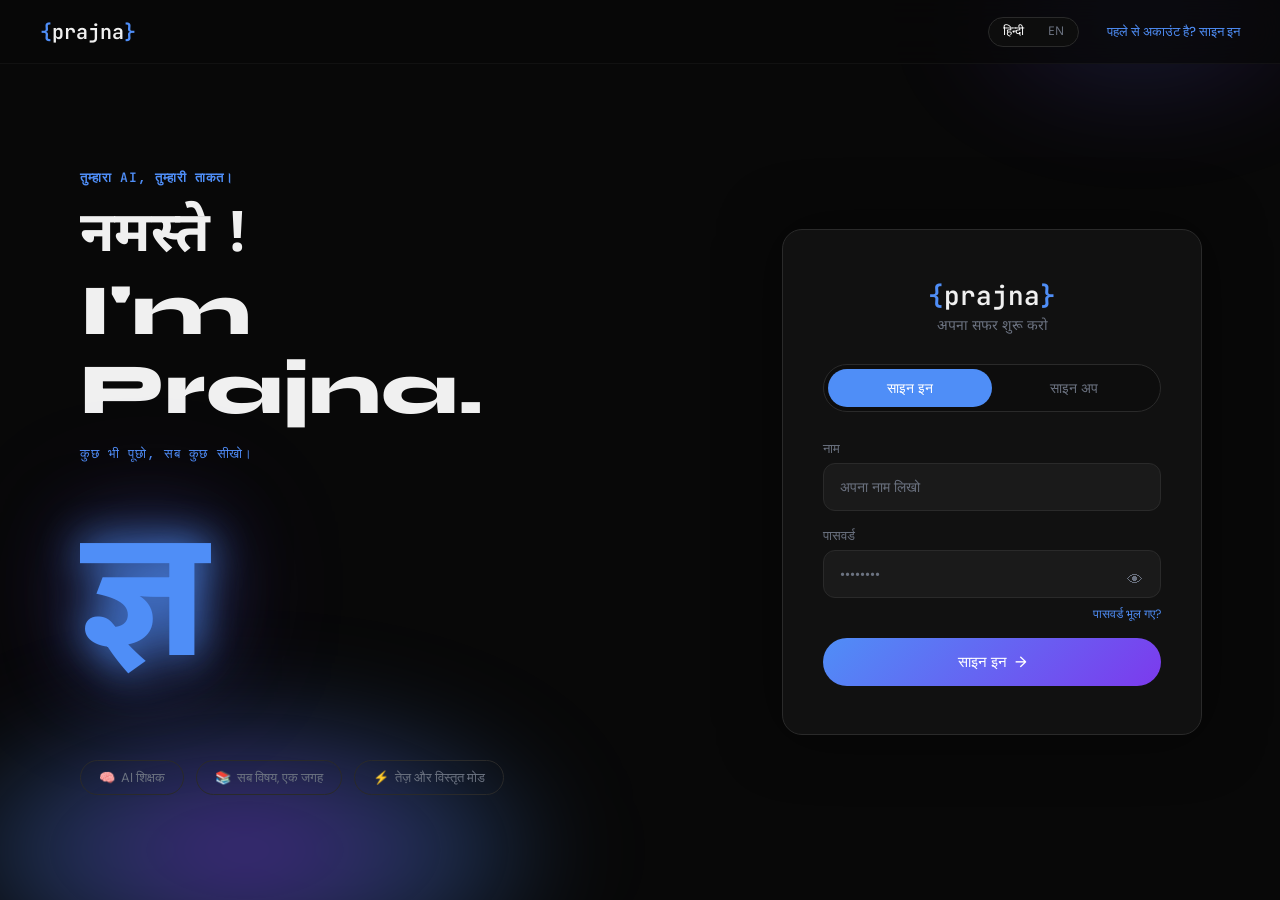
<file: frontend/index.html>
<!DOCTYPE html>
<html lang="en">
<head>
  <meta charset="UTF-8">
  <meta name="viewport" content="width=device-width, initial-scale=1.0">
  <meta name="description" content="Prajna — AI-powered Hindi tutor. Chat, learn, and master Hindi with fast and deep learning modes.">
  <title>Prajna — Chat</title>
  <link rel="stylesheet" href="css/style.css">
  <link rel="icon" href="data:image/svg+xml,<svg xmlns='http://www.w3.org/2000/svg' viewBox='0 0 100 100'><text y='.9em' font-size='90'>ज्ञ</text></svg>">
</head>
<body>
  <!-- Glow Blobs -->
  <div class="glow-blob"></div>
  <div class="glow-blob-top"></div>

  <!-- Sidebar -->
  <aside class="sidebar" id="sidebar">
    <div class="sidebar-header">
      <span class="nav-logo">
        <span class="brace">{</span><span class="name">prajna</span><span class="brace">}</span>
      </span>
      <button class="sidebar-close" id="sidebarClose" title="Close">✕</button>
    </div>

    <!-- User Info -->
    <div class="sidebar-section">
      <div class="sidebar-user" id="sidebarUser">
        <div class="nav-avatar" id="sidebarAvatar">U</div>
        <div>
          <div class="sidebar-name" id="sidebarName">User</div>
          <div class="sidebar-streak" id="sidebarStreak">🔥 0 Days</div>
        </div>
      </div>
    </div>

    <!-- Sidebar Tabs -->
    <div class="sidebar-tabs">
      <button class="stab stab--active" id="stabChats" onclick="switchSidebarTab('chats')" data-en="💬 Chats" data-hi="💬 चैट">💬 Chats</button>
      <button class="stab" id="stabStats" onclick="switchSidebarTab('stats')" data-en="📊 Stats" data-hi="📊 आंकड़े">📊 Stats</button>
    </div>

    <!-- ── Chats Tab ── -->
    <div id="tabChats">
      <div class="new-chat-wrap">
        <button class="new-chat-btn" id="newChatBtn" onclick="createNewChat()" data-en="＋ New Chat" data-hi="＋ नई चैट">＋ New Chat</button>
      </div>
      <div id="conversationList" class="convo-list"></div>
    </div>

    <!-- ── Stats Tab ── -->
    <div id="tabStats" style="display:none;">
      <div class="sidebar-label" data-en="🏅 Badges" data-hi="🏅 बैज">🏅 Badges</div>
      <div class="badges-list" id="badgesList"></div>
    </div>

    <!-- Progress -->
    <div class="sidebar-section">
      <div class="sidebar-label" data-en="📊 Progress" data-hi="📊 प्रगति">📊 Progress</div>
      <div class="progress-stats" id="progressStats">
        <div class="stat-item stat-mastered">
          <span class="stat-num" id="statMastered">0</span>
          <span class="stat-label" data-en="Mastered" data-hi="पारंगत">Mastered</span>
        </div>
        <div class="stat-item stat-learning">
          <span class="stat-num" id="statLearning">0</span>
          <span class="stat-label" data-en="Learning" data-hi="सीख रहे">Learning</span>
        </div>
        <div class="stat-item stat-struggling">
          <span class="stat-num" id="statStruggling">0</span>
          <span class="stat-label" data-en="Struggling" data-hi="कठिन">Struggling</span>
        </div>
      </div>
    </div>

    <!-- Calendar -->
    <div class="sidebar-section">
      <div class="sidebar-label" data-en="📅 Learning Calendar" data-hi="📅 कैलेंडर">📅 Learning Calendar</div>
      <div class="mini-calendar" id="miniCalendar"></div>
      <div class="cal-legend">
        <span><span class="cal-dot cal-dot--active"></span> <span data-en="Active" data-hi="सक्रिय">Active</span></span>
        <span><span class="cal-dot cal-dot--today"></span> <span data-en="Today" data-hi="आज">Today</span></span>
        <span><span class="cal-dot cal-dot--none"></span> <span data-en="None" data-hi="कोई नहीं">None</span></span>
      </div>
    </div>
    </div><!-- /tabStats -->

    <!-- Language Toggle -->
    <div class="sidebar-section">
      <div class="sidebar-label" data-en="🌐 Language" data-hi="🌐 भाषा">🌐 Language / भाषा</div>
      <div class="lang-toggle" id="langToggle">
        <button class="lang-btn active" data-lang="Hindi" onclick="setLanguage('Hindi')">हिन्दी</button>
        <button class="lang-btn" data-lang="English" onclick="setLanguage('English')">English</button>
        <div class="lang-slider" id="langSlider"></div>
      </div>
    </div>

    <!-- Logout -->
    <div class="sidebar-bottom">
      <button class="logout-btn" onclick="logout()">
        <span data-en="🚪 Logout" data-hi="🚪 लॉगआउट">🚪 Logout</span>
      </button>
    </div>
  </aside>

  <!-- Sidebar Overlay -->
  <div class="sidebar-overlay" id="sidebarOverlay"></div>

  <!-- Navbar -->
  <nav class="navbar" id="navbar">
    <div class="nav-left">
      <button class="hamburger" id="hamburgerBtn" title="Menu">
        <span></span><span></span><span></span>
      </button>
      <a href="index.html" class="nav-logo">
        <span class="brace">{</span><span class="name">prajna</span><span class="brace">}</span>
      </a>
    </div>
    <div class="nav-right">
      <a href="#chat-zone" class="nav-link" data-en="Chat" data-hi="चैट">Chat</a>
      <a href="#" class="nav-link" data-en="About" data-hi="जानकारी">About</a>
      <div class="nav-lang" id="navLangToggle">
        <button class="lang-btn active" data-lang="Hindi" onclick="setLanguage('Hindi')">हिन्दी</button>
        <button class="lang-btn" data-lang="English" onclick="setLanguage('English')">EN</button>
        <div class="lang-slider" id="navLangSlider"></div>
      </div>
      <div class="nav-avatar" id="navAvatar" onclick="toggleSidebar()">KJ</div>
    </div>
  </nav>

  <!-- Main -->
  <main class="chat-page" id="chatPage">

    <!-- ZONE 1 — HERO -->
    <section class="hero-zone" id="heroZone">
      <div class="hero-zone-left">
        <p class="hero-label fade-up" data-en="your AI, your edge." data-hi="तुम्हारा AI, तुम्हारी ताकत।">your AI, your edge.</p>

        <div class="hero-heading fade-up">
          <div class="line-hindi">नमस्ते !</div>
          <div class="line-eng">I'm Prajna.</div>
        </div>

        <p class="hero-tagline fade-up" data-en="Ask anything. Learn everything." data-hi="कुछ भी पूछो, सब कुछ सीखो।">Ask anything. Learn everything.</p>

        <div class="cta-row fade-up">
          <a href="#chat-zone" class="cta-primary" data-en="Start Learning" data-hi="सीखना शुरू करो">Start Learning</a>
          <button class="cta-icon" title="Prajna">प्र</button>
          <a href="https://github.com" target="_blank" class="cta-icon" title="GitHub">
            <svg viewBox="0 0 24 24"><path d="M12 .3a12 12 0 0 0-3.8 23.38c.6.11.82-.26.82-.58v-2.16c-3.34.73-4.04-1.61-4.04-1.61a3.18 3.18 0 0 0-1.33-1.76c-1.09-.74.08-.73.08-.73a2.52 2.52 0 0 1 1.84 1.24 2.56 2.56 0 0 0 3.5 1 2.56 2.56 0 0 1 .76-1.6c-2.67-.3-5.47-1.33-5.47-5.93a4.64 4.64 0 0 1 1.24-3.22 4.3 4.3 0 0 1 .12-3.18s1-.32 3.3 1.23a11.4 11.4 0 0 1 6.01 0c2.3-1.55 3.3-1.23 3.3-1.23a4.3 4.3 0 0 1 .11 3.18 4.64 4.64 0 0 1 1.24 3.22c0 4.61-2.8 5.63-5.48 5.92a2.87 2.87 0 0 1 .82 2.23v3.29c0 .32.21.7.82.58A12 12 0 0 0 12 .3z"/></svg>
          </a>
        </div>
      </div>

      <div class="hero-zone-right">
        <div class="hero-glyph hero-glyph--chat fade-up" aria-hidden="true">ज्ञ</div>
      </div>
    </section>

    <!-- ZONE 2 — CHAT MESSAGES -->
    <section class="chat-zone" id="chat-zone">
      <div class="chat-messages" id="chatMessages">
        <!-- Welcome message from Prajna -->
        <div class="msg msg--bot">
          <div class="msg-avatar">प्र</div>
          <div>
            <div class="msg-bubble"
              data-en="Namaste! 🙏 I'm Prajna, your AI tutor. Ask me anything about Hindi — grammar, vocabulary, pronunciation, or just practise a conversation!"
              data-hi="नमस्ते! 🙏 मैं प्रज्ञा हूँ, आपका AI हिन्दी शिक्षक। हिन्दी के बारे में कुछ भी पूछो — व्याकरण, शब्दावली, उच्चारण, या बस बातचीत का अभ्यास करो!"
            >नमस्ते! 🙏 मैं प्रज्ञा हूँ, आपका AI हिन्दी शिक्षक। हिन्दी के बारे में कुछ भी पूछो — व्याकरण, शब्दावली, उच्चारण, या बस बातचीत का अभ्यास करो!</div>
            <button class="tts-btn" onclick="speak(this.closest('.msg').querySelector('.msg-bubble').textContent)" data-en="🔊 Listen" data-hi="🔊 सुनो">🔊 सुनो</button>
            <div class="msg-time" data-en="Just now" data-hi="अभी">Just now</div>
          </div>
        </div>
      </div>
    </section>

    <!-- ZONE 3 — INPUT BOX -->
    <div class="input-zone" id="inputZone">
      <div class="input-container" id="inputContainer">
        <!-- Image Previews -->
        <div class="img-previews" id="imgPreviews"></div>

        <!-- Textarea -->
        <textarea
          class="chat-textarea"
          id="chatTextarea"
          placeholder="प्रज्ञा से पूछो..."
          data-placeholder-en="Ask Prajna..."
          data-placeholder-hi="प्रज्ञा से पूछो..."
          rows="1"
        ></textarea>

        <!-- Toolbar -->
        <div class="input-toolbar">
          <div class="toolbar-left">
            <!-- Attach Button -->
            <button class="attach-btn" id="attachBtn" title="Attach image">
              <svg viewBox="0 0 24 24" fill="none" stroke="currentColor" stroke-width="2" stroke-linecap="round" stroke-linejoin="round">
                <path d="M21.44 11.05l-9.19 9.19a6 6 0 0 1-8.49-8.49l9.19-9.19a4 4 0 0 1 5.66 5.66l-9.2 9.19a2 2 0 0 1-2.83-2.83l8.49-8.48"/>
              </svg>
            </button>
            <input type="file" id="fileInput" accept="image/jpeg,image/png,image/webp,image/gif" multiple hidden>

            <!-- Mode Toggle -->
            <div class="mode-toggle" id="modeToggle">
              <button class="mode-btn active" data-mode="fast" id="modeFast" onclick="setMode('fast')" data-en="⚡ Fast" data-hi="⚡ त्वरित">⚡ त्वरित</button>
              <button class="mode-btn" data-mode="deep" id="modeDeep" onclick="setMode('deep')" data-en="🧠 Deep" data-hi="🧠 विस्तृत">🧠 विस्तृत</button>
              <div class="mode-slider" id="modeSlider"></div>
            </div>


          </div>

          <!-- Send Button -->
          <button class="send-btn disabled" id="sendBtn" onclick="sendMessage()" disabled>
            <svg viewBox="0 0 24 24"><path d="M2.01 21L23 12 2.01 3 2 10l15 2-15 2z"/></svg>
          </button>
        </div>
      </div>
    </div>

  </main>

  <script src="js/app.js"></script>
</body>
</html>
</file>
<file: frontend/css/style.css>
/* ━━━ Google Fonts ━━━ */
@import url('https://fonts.googleapis.com/css2?family=Syne:wght@700;800&family=DM+Sans:wght@400;500&family=JetBrains+Mono:wght@400;600&family=Noto+Sans+Devanagari:wght@400;600;700&display=swap');

/* ━━━ Design Tokens ━━━ */
:root {
  --bg:          #080808;
  --surface:     #111111;
  --surface-2:   #1a1a1a;
  --border:      #2a2a2a;
  --border-glow: rgba(79,142,247,0.3);
  --blue:        #4f8ef7;
  --violet:      #7c3aed;
  --text-head:   #f0f0f0;
  --text-body:   #d1d5db;
  --text-muted:  #6b7280;
  --font-mono:   'JetBrains Mono', monospace;
  --font-head:   'Syne', sans-serif;
  --font-body:   'DM Sans', sans-serif;
  --font-hindi:  'Noto Sans Devanagari', sans-serif;
  --radius-pill: 999px;
  --radius-card: 20px;
  --glow-blue:   0 0 40px rgba(79,142,247,0.5);
  --glow-violet: 0 0 60px rgba(124,58,237,0.4);
}

/* ━━━ Reset ━━━ */
*, *::before, *::after { margin:0; padding:0; box-sizing:border-box; }
html { scroll-behavior: smooth; }
body {
  background: var(--bg);
  color: var(--text-body);
  font-family: var(--font-body);
  min-height: 100vh;
  overflow-x: hidden;
  -webkit-font-smoothing: antialiased;
}
a { text-decoration: none; color: inherit; }
button { cursor: pointer; border: none; background: none; font-family: inherit; }
input, textarea { font-family: inherit; }

/* ━━━ Glow Blobs ━━━ */
.glow-blob {
  position: fixed;
  bottom: -100px; left: -80px;
  width: 650px; height: 300px;
  background: radial-gradient(ellipse at center,
    rgba(124,58,237,0.55) 0%,
    rgba(79,142,247,0.3)  45%,
    transparent           72%);
  border-radius: 50%;
  filter: blur(50px);
  pointer-events: none;
  z-index: 0;
}
.glow-blob-top {
  position: fixed;
  top: -80px; right: -60px;
  width: 400px; height: 200px;
  background: radial-gradient(ellipse at center,
    rgba(79,142,247,0.55) 0%,
    rgba(124,58,237,0.3)  45%,
    transparent           72%);
  border-radius: 50%;
  filter: blur(50px);
  pointer-events: none;
  z-index: 0;
  opacity: 0.35;
}

/* ━━━ Navbar ━━━ */
.navbar {
  position: fixed; top: 0; left: 0; right: 0;
  z-index: 100;
  display: flex; align-items: center; justify-content: space-between;
  padding: 0 40px; height: 64px;
  background: rgba(8,8,8,0.7);
  backdrop-filter: blur(16px);
  -webkit-backdrop-filter: blur(16px);
  border-bottom: 1px solid rgba(255,255,255,0.04);
}
.nav-logo { font-family: var(--font-mono); font-size: 20px; font-weight: 600; }
.nav-logo .brace { color: var(--blue); }
.nav-logo .name  { color: var(--text-head); }
.nav-right { display: flex; align-items: center; gap: 28px; }
.nav-link {
  font-family: var(--font-body); font-size: 14px; font-weight: 500;
  color: var(--text-muted); position: relative; transition: color 0.2s;
}
.nav-link::after {
  content: ''; position: absolute; bottom: -4px; left: 0;
  width: 0; height: 1px; background: var(--blue);
  transition: width 0.3s ease;
}
.nav-link:hover { color: var(--text-head); }
.nav-link:hover::after { width: 100%; }
.nav-link--ghost { color: var(--text-muted); font-size: 13px; }
.nav-link--ghost span { color: var(--blue); font-weight: 500; }
.nav-avatar {
  width: 36px; height: 36px; border-radius: 50%;
  background: var(--surface-2); border: 1px solid var(--border);
  display: flex; align-items: center; justify-content: center;
  font-family: var(--font-mono); font-size: 13px; font-weight: 600;
  color: var(--blue);
}

/* ━━━ Hero / Left Column ━━━ */
.hero-label {
  font-family: var(--font-mono); font-size: 13px; font-weight: 600;
  color: var(--blue); letter-spacing: 0.05em;
  margin-bottom: 20px;
}
.hero-heading { margin-bottom: 16px; }
.hero-heading .line-hindi {
  font-family: var(--font-hindi); font-size: 56px; font-weight: 700;
  color: var(--text-head); line-height: 1.15;
}
.hero-heading .line-eng {
  font-family: var(--font-head); font-size: 72px; font-weight: 800;
  color: var(--text-head); line-height: 1.1;
}
.hero-tagline {
  font-family: var(--font-mono); font-size: 13px; font-weight: 400;
  color: var(--blue); letter-spacing: 0.05em; margin-bottom: 32px;
}
.hero-glyph {
  font-family: var(--font-hindi); font-weight: 700;
  color: var(--blue);
  text-shadow:
    0 0 40px rgba(79,142,247,0.9),
    0 0 80px rgba(79,142,247,0.5),
    0 0 140px rgba(124,58,237,0.45);
  animation: prajna-pulse 4s ease-in-out infinite;
  user-select: none;
}
.hero-glyph--login { font-size: 180px; }
.hero-glyph--chat  { font-size: 220px; }

@keyframes prajna-pulse {
  0%,100% { transform: scale(1);   opacity: 0.9; }
  50%     { transform: scale(1.06); opacity: 1;   }
}

.feature-pills { display: flex; gap: 12px; flex-wrap: wrap; }
.feature-pill {
  display: flex; align-items: center; gap: 8px;
  padding: 8px 18px; border-radius: var(--radius-pill);
  border: 1px solid var(--border); background: transparent;
  font-size: 13px; color: var(--text-muted);
  transition: border-color 0.2s, color 0.2s;
}
.feature-pill:hover { border-color: var(--blue); color: var(--text-body); }

/* ━━━ CTA Row (chat hero) ━━━ */
.cta-row { display: flex; align-items: center; gap: 14px; margin-bottom: 24px; }
.cta-primary {
  padding: 12px 32px; border-radius: var(--radius-pill);
  border: 1px solid var(--blue); background: transparent;
  color: var(--text-head); font-family: var(--font-body);
  font-size: 15px; font-weight: 500; transition: all 0.25s;
}
.cta-primary:hover {
  background: rgba(79,142,247,0.1);
  box-shadow: var(--glow-blue); transform: translateY(-1px);
}
.cta-icon {
  width: 44px; height: 44px; border-radius: 50%;
  background: var(--surface); border: 1px solid var(--border);
  display: flex; align-items: center; justify-content: center;
  font-family: var(--font-hindi); font-size: 18px; font-weight: 700;
  color: var(--blue); transition: all 0.2s;
}
.cta-icon:hover { border-color: var(--blue); transform: translateY(-1px); }
.cta-icon svg { width: 18px; height: 18px; fill: var(--text-muted); }
.cta-icon:hover svg { fill: var(--text-head); }

/* ━━━ Staggered Fade-Up ━━━ */
.fade-up {
  opacity: 0; transform: translateY(24px);
  animation: fadeUp 0.7s ease forwards;
}
@keyframes fadeUp {
  to { opacity: 1; transform: translateY(0); }
}
.fade-up:nth-child(1) { animation-delay: 0s; }
.fade-up:nth-child(2) { animation-delay: 0.15s; }
.fade-up:nth-child(3) { animation-delay: 0.3s; }
.fade-up:nth-child(4) { animation-delay: 0.5s; }
.fade-up:nth-child(5) { animation-delay: 0.65s; }

/* ━━━ Auth Card ━━━ */
.auth-card {
  background: var(--surface);
  border: 1px solid var(--border);
  border-radius: var(--radius-card);
  padding: 48px 40px;
  box-shadow: 0 0 60px rgba(0,0,0,0.5);
  max-width: 420px; width: 100%;
  position: relative; z-index: 1;
}
.auth-logo { text-align: center; margin-bottom: 4px; }
.auth-logo .nav-logo { font-size: 26px; display: inline-block; }
.auth-subtitle {
  text-align: center; font-family: var(--font-hindi);
  font-size: 14px; color: var(--text-muted); margin-bottom: 28px;
}

/* Tab Switcher */
.tab-switcher {
  display: flex; position: relative;
  background: #0d0d0d; border: 1px solid var(--border);
  border-radius: var(--radius-pill); padding: 4px; margin-bottom: 28px;
}
.tab-btn {
  flex: 1; padding: 10px 0; text-align: center;
  font-family: var(--font-body); font-size: 14px; font-weight: 500;
  color: var(--text-muted); border-radius: var(--radius-pill);
  transition: color 0.25s; position: relative; z-index: 2;
}
.tab-btn.active { color: #fff; }
.tab-slider {
  position: absolute; top: 4px; left: 4px;
  width: calc(50% - 4px); height: calc(100% - 8px);
  background: var(--blue); border-radius: var(--radius-pill);
  transition: transform 0.25s cubic-bezier(0.4,0,0.2,1);
  z-index: 1;
}
.tab-slider.right { transform: translateX(100%); }

/* Form Fields */
.form-group { margin-bottom: 16px; position: relative; }
.form-group label {
  display: block; font-size: 13px; font-weight: 500;
  color: var(--text-muted); margin-bottom: 6px;
}
.form-input {
  width: 100%; padding: 14px 16px;
  background: var(--surface-2); border: 1px solid var(--border);
  border-radius: 12px; color: var(--text-head);
  font-family: var(--font-body); font-size: 14px;
  outline: none; transition: all 0.2s ease;
}
.form-input::placeholder { color: var(--text-muted); }
.form-input:focus {
  border-color: var(--blue);
  box-shadow: 0 0 0 3px rgba(79,142,247,0.15);
}
.form-input.error { border-color: #ef4444; }
.form-input.success { border-color: #22c55e; }
.field-error {
  font-size: 12px; color: #ef4444; margin-top: 4px; display: none;
}
.field-error.visible { display: block; }
.toggle-pw {
  position: absolute; right: 14px; top: 38px;
  color: var(--text-muted); font-size: 16px; cursor: pointer;
  background: none; border: none; padding: 4px;
}
.toggle-pw:hover { color: var(--text-body); }
.forgot-link {
  display: block; text-align: right; font-size: 12px;
  color: var(--blue); margin-top: -8px; margin-bottom: 16px;
}
.forgot-link:hover { text-decoration: underline; }

/* Primary Button */
.btn-primary {
  width: 100%; padding: 14px; border-radius: var(--radius-pill);
  background: linear-gradient(135deg, var(--blue), var(--violet));
  color: #fff; font-family: var(--font-body); font-size: 15px;
  font-weight: 500; border: none; transition: all 0.25s;
}
.btn-primary:hover {
  filter: brightness(1.1);
  box-shadow: var(--glow-blue); transform: translateY(-1px);
}

/* Divider */
.divider {
  display: flex; align-items: center; gap: 16px;
  margin: 24px 0; color: var(--text-muted); font-size: 13px;
}
.divider::before, .divider::after {
  content: ''; flex: 1; height: 1px; background: var(--border);
}

/* Quiz Cards */
.quiz-card { background: var(--surface); border: 1px solid var(--border); border-radius: 16px; padding: 20px; }
.quiz-type {
  font-family: var(--font-mono); font-size: 11px; font-weight: 600;
  color: var(--blue); text-transform: uppercase; letter-spacing: 0.1em;
  margin-bottom: 8px;
}
.quiz-question {
  font-family: var(--font-hindi); font-size: 15px;
  color: var(--text-head); margin-bottom: 14px; line-height: 1.5;
}
.quiz-options { display: flex; flex-direction: column; gap: 8px; }
.quiz-option {
  display: flex; align-items: center; gap: 10px;
  padding: 10px 14px; border-radius: 10px;
  background: var(--surface-2); border: 1px solid var(--border);
  color: var(--text-body); font-size: 14px; text-align: left;
  transition: all 0.2s; cursor: pointer;
}
.quiz-option:hover:not(:disabled) { border-color: var(--blue); color: var(--text-head); }
.quiz-option:disabled { cursor: default; opacity: 0.7; }
.quiz-option.correct { border-color: #22c55e; background: rgba(34,197,94,0.1); color: #22c55e; }
.quiz-option.wrong { border-color: #ef4444; background: rgba(239,68,68,0.1); color: #ef4444; }
.quiz-letter {
  font-family: var(--font-mono); font-size: 12px; font-weight: 600;
  color: var(--blue); min-width: 16px;
}
.quiz-feedback {
  margin-top: 12px; font-size: 13px; line-height: 1.5;
  font-family: var(--font-hindi); padding: 8px 0;
}

/* ━━━ Login Page Layout ━━━ */
.login-page {
  display: flex; min-height: 100vh; padding-top: 64px;
}
.login-left {
  flex: 0 0 55%; display: flex; flex-direction: column;
  justify-content: center; padding: 60px 80px;
  position: relative; z-index: 1;
}
.login-right {
  flex: 0 0 45%; display: flex; align-items: center;
  justify-content: center; padding: 40px;
  position: relative; z-index: 1;
}

/* ━━━ Chat Page Layout ━━━ */
.chat-page {
  display: flex; flex-direction: column; min-height: 100vh;
  padding-top: 64px;
}

/* Hero Zone */
.hero-zone {
  min-height: 60vh; display: flex; align-items: center;
  padding: 60px 80px; position: relative; z-index: 1;
}
.hero-zone-left {
  flex: 1; display: flex; flex-direction: column; justify-content: center;
}
.hero-zone-right {
  flex: 0 0 auto; display: flex; align-items: center;
  justify-content: center; padding-left: 40px;
}

/* Chat Zone */
.chat-zone {
  flex: 1; overflow-y: auto; padding: 24px 0;
  position: relative; z-index: 1;
}
.chat-messages {
  max-width: 760px; margin: 0 auto; padding: 0 20px;
  display: flex; flex-direction: column; gap: 20px;
}

/* Message Bubbles */
.msg { display: flex; gap: 12px; animation: msgIn 0.25s ease; }
@keyframes msgIn {
  from { opacity: 0; transform: translateY(12px); }
  to   { opacity: 1; transform: translateY(0); }
}
.msg--user { justify-content: flex-end; }
.msg-avatar {
  width: 36px; height: 36px; border-radius: 50%; flex-shrink: 0;
  background: var(--surface); border: 1px solid var(--blue);
  display: flex; align-items: center; justify-content: center;
  font-family: var(--font-mono); font-size: 10px; font-weight: 600;
  color: var(--blue);
}
.msg-bubble {
  max-width: 70%; padding: 12px 18px;
  font-size: 15px; line-height: 1.55; position: relative;
}
.msg-bubble .hindi { font-family: var(--font-hindi); }
.msg--user .msg-bubble {
  background: var(--surface-2); border: 1px solid var(--border-glow);
  border-radius: 18px 18px 4px 18px; color: var(--text-head);
}
.msg--bot .msg-bubble {
  background: transparent; color: var(--text-body);
  border-radius: 18px 18px 18px 4px;
}
.msg-img {
  max-width: 200px; border-radius: 12px; margin-bottom: 8px;
  display: block;
}
.msg-time {
  font-size: 11px; color: var(--text-muted); margin-top: 4px;
  opacity: 0; transition: opacity 0.2s;
}
.msg:hover .msg-time { opacity: 1; }

/* Typing Indicator */
.typing-dots { display: flex; gap: 5px; padding: 8px 0; }
.typing-dots span {
  width: 7px; height: 7px; border-radius: 50%;
  background: var(--blue); animation: bounce 1.4s ease-in-out infinite;
}
.typing-dots span:nth-child(2) { animation-delay: 0.2s; }
.typing-dots span:nth-child(3) { animation-delay: 0.4s; }
@keyframes bounce {
  0%,60%,100% { transform: translateY(0); }
  30%         { transform: translateY(-8px); }
}

/* ━━━ Input Box (fixed bottom) ━━━ */
.input-zone {
  position: sticky; bottom: 0; z-index: 10;
  padding: 16px; background: linear-gradient(transparent, var(--bg) 30%);
}
.input-container {
  max-width: 860px; margin: 0 auto;
  background: var(--surface); border: 1px solid var(--border);
  border-radius: 18px; padding: 14px 16px;
  box-shadow: 0 0 50px rgba(0,0,0,0.7), 0 0 0 1px rgba(79,142,247,0.05);
  transition: border-color 0.2s;
}
.input-container:focus-within { border-color: rgba(79,142,247,0.4); }

/* Image Preview Chips */
.img-previews {
  display: flex; gap: 8px; flex-wrap: wrap;
  margin-bottom: 10px;
}
.img-previews:empty { display: none; margin: 0; }
.img-chip {
  display: flex; align-items: center; gap: 6px;
  background: var(--surface-2); border: 1px solid var(--border);
  border-radius: 10px; padding: 4px 10px 4px 4px;
}
.img-chip img {
  width: 40px; height: 40px; border-radius: 8px; object-fit: cover;
}
.img-chip-name {
  font-size: 12px; color: var(--text-muted);
  max-width: 80px; overflow: hidden; text-overflow: ellipsis; white-space: nowrap;
}
.img-chip-remove {
  font-size: 14px; color: var(--text-muted); cursor: pointer;
  background: none; border: none; padding: 2px;
}
.img-chip-remove:hover { color: #ef4444; }

/* Textarea */
.chat-textarea {
  width: 100%; background: transparent; border: none; outline: none;
  font-family: var(--font-body); font-size: 15px; color: var(--text-head);
  resize: none; min-height: 24px; max-height: 160px; line-height: 1.5;
}
.chat-textarea::placeholder {
  font-family: var(--font-hindi); color: var(--text-muted);
}

/* Bottom Toolbar */
.input-toolbar {
  display: flex; justify-content: space-between; align-items: center;
  margin-top: 10px;
}
.toolbar-left { display: flex; align-items: center; gap: 12px; }

.attach-btn {
  width: 32px; height: 32px; border-radius: 8px;
  display: flex; align-items: center; justify-content: center;
  color: var(--text-muted); transition: color 0.2s;
}
.attach-btn:hover { color: var(--blue); }
.attach-btn svg { width: 18px; height: 18px; }

/* Mode Toggle */
.mode-toggle {
  display: flex; position: relative;
  background: #0d0d0d; border: 1px solid var(--border);
  border-radius: var(--radius-pill); padding: 3px;
}
.mode-btn {
  padding: 5px 14px; font-family: var(--font-hindi);
  font-size: 13px; color: var(--text-muted);
  border-radius: var(--radius-pill); transition: color 0.25s;
  position: relative; z-index: 2; white-space: nowrap;
}
.mode-btn.active { color: #fff; }
.mode-slider {
  position: absolute; top: 3px; left: 3px;
  height: calc(100% - 6px); border-radius: var(--radius-pill);
  background: var(--blue);
  transition: transform 0.25s cubic-bezier(0.4,0,0.2,1),
              width 0.25s cubic-bezier(0.4,0,0.2,1);
  z-index: 1;
}

/* Send Button */
.send-btn {
  width: 36px; height: 36px; border-radius: 50%;
  display: flex; align-items: center; justify-content: center;
  transition: all 0.2s;
}
.send-btn.enabled {
  background: var(--blue); cursor: pointer;
}
.send-btn.enabled:hover {
  box-shadow: var(--glow-blue); transform: translateY(-1px);
}
.send-btn.disabled {
  background: var(--border); cursor: not-allowed;
}
.send-btn svg { width: 16px; height: 16px; }
.send-btn.enabled svg { fill: #fff; }
.send-btn.disabled svg { fill: var(--text-muted); }

/* ━━━ Hamburger ━━━ */
.nav-left { display: flex; align-items: center; gap: 14px; }
.hamburger {
  width: 32px; height: 32px; display: flex; flex-direction: column;
  justify-content: center; gap: 5px; padding: 4px; cursor: pointer;
}
.hamburger span {
  width: 100%; height: 2px; background: var(--text-muted);
  border-radius: 2px; transition: background 0.2s;
}
.hamburger:hover span { background: var(--text-head); }

/* ━━━ Sidebar ━━━ */
.sidebar {
  position: fixed; top: 0; left: -320px; bottom: 0;
  width: 300px; background: var(--surface);
  border-right: 1px solid var(--border);
  z-index: 200; padding: 24px 20px;
  display: flex; flex-direction: column; gap: 0;
  transition: left 0.3s cubic-bezier(0.4,0,0.2,1);
  overflow-y: auto;
}
.sidebar.open { left: 0; }
.sidebar-overlay {
  position: fixed; inset: 0; background: rgba(0,0,0,0.5);
  z-index: 199; opacity: 0; pointer-events: none;
  transition: opacity 0.3s;
}
.sidebar-overlay.open { opacity: 1; pointer-events: auto; }
.sidebar-header {
  display: flex; justify-content: space-between; align-items: center;
  margin-bottom: 24px; padding-bottom: 16px;
  border-bottom: 1px solid var(--border);
}
.sidebar-close {
  color: var(--text-muted); font-size: 18px; padding: 4px;
  transition: color 0.2s;
}
.sidebar-close:hover { color: var(--text-head); }

.sidebar-section {
  padding: 16px 0; border-bottom: 1px solid rgba(255,255,255,0.04);
}
.sidebar-label {
  font-family: var(--font-body); font-size: 12px; font-weight: 500;
  color: var(--text-muted); text-transform: uppercase;
  letter-spacing: 0.08em; margin-bottom: 12px;
}
.sidebar-user {
  display: flex; align-items: center; gap: 12px;
}
.sidebar-name {
  font-family: var(--font-body); font-size: 15px; font-weight: 500;
  color: var(--text-head);
}
.sidebar-streak {
  font-size: 13px; color: var(--blue);
}

/* Badges */
.badges-list { display: flex; flex-direction: column; gap: 6px; }
.badges-list span {
  font-size: 13px; color: var(--text-body);
}

/* Progress Stats */
.progress-stats {
  display: flex; gap: 12px;
}
.stat-item {
  flex: 1; text-align: center; padding: 10px 8px;
  border-radius: 12px; background: var(--surface-2);
  border: 1px solid var(--border);
}
.stat-num {
  font-family: var(--font-mono); font-size: 22px; font-weight: 600;
  display: block; margin-bottom: 2px;
}
.stat-mastered .stat-num { color: #22c55e; }
.stat-learning .stat-num { color: var(--blue); }
.stat-struggling .stat-num { color: #ef4444; }
.stat-label {
  font-size: 11px; color: var(--text-muted);
}

/* ━━━ Mini Calendar ━━━ */
.mini-calendar { margin-bottom: 8px; }
.mini-calendar table {
  border-collapse: collapse; width: 100%; table-layout: fixed;
}
.mini-calendar th {
  text-align: center; padding: 2px; font-size: 11px;
  color: var(--text-muted); font-weight: 500;
}
.mini-calendar td { text-align: center; padding: 2px; }
.cal-day {
  width: 28px; height: 28px; border-radius: 50%;
  display: inline-flex; align-items: center; justify-content: center;
  font-size: 11px; transition: transform 0.15s;
}
.cal-day:hover { transform: scale(1.15); }
.cal-day--active { background: #2ea043; color: #fff; }
.cal-day--today  { background: #58a6ff; color: #fff; border: 2px solid #58a6ff; }
.cal-day--none   { background: #3a3a3a; color: #aaa; }
.cal-day--empty  { background: transparent; }

.cal-legend {
  display: flex; gap: 12px; justify-content: center;
  font-size: 11px; color: var(--text-muted);
}
.cal-dot {
  width: 8px; height: 8px; border-radius: 50%;
  display: inline-block; margin-right: 3px; vertical-align: middle;
}
.cal-dot--active { background: #2ea043; }
.cal-dot--today  { background: #58a6ff; }
.cal-dot--none   { background: #3a3a3a; }

/* ━━━ Language Toggle ━━━ */
.nav-lang {
  display: flex; position: relative;
  background: #0d0d0d; border: 1px solid var(--border);
  border-radius: var(--radius-pill); padding: 2px;
}
.nav-lang .lang-btn {
  padding: 4px 12px; font-size: 12px; flex: none;
}
.nav-lang .lang-slider {
  position: absolute; top: 2px; left: 2px;
  width: auto; height: calc(100% - 4px);
}
.lang-toggle {
  display: flex; position: relative;
  background: #0d0d0d; border: 1px solid var(--border);
  border-radius: var(--radius-pill); padding: 3px;
}
.lang-btn {
  flex: 1; padding: 6px 0; text-align: center;
  font-family: var(--font-hindi); font-size: 13px;
  color: var(--text-muted); border-radius: var(--radius-pill);
  transition: color 0.25s; position: relative; z-index: 2;
}
.lang-btn.active { color: #fff; }
.lang-slider {
  position: absolute; top: 3px; left: 3px;
  width: calc(50% - 3px); height: calc(100% - 6px);
  background: var(--blue); border-radius: var(--radius-pill);
  transition: transform 0.25s cubic-bezier(0.4,0,0.2,1);
  z-index: 1;
}
.lang-slider.right { transform: translateX(100%); }

/* ━━━ Sidebar Tabs ━━━ */
.sidebar-tabs {
  display: flex; gap: 4px; margin: 8px 0 4px;
  background: #0d0d0d; border: 1px solid var(--border);
  border-radius: var(--radius-pill); padding: 3px;
}
.stab {
  flex: 1; padding: 7px 0; text-align: center;
  font-family: var(--font-body); font-size: 13px;
  color: var(--text-muted); border-radius: var(--radius-pill);
  transition: color 0.2s; position: relative; z-index: 1;
}
.stab--active { color: #fff; background: var(--blue); border-radius: var(--radius-pill); }

/* New Chat Button */
.new-chat-wrap { padding: 10px 0 6px; }
.new-chat-btn {
  width: 100%; padding: 9px 12px; border-radius: 10px;
  background: rgba(79,142,247,0.08); border: 1px dashed rgba(79,142,247,0.3);
  color: var(--blue); font-size: 13px; font-family: var(--font-body);
  text-align: left; transition: all 0.2s;
}
.new-chat-btn:hover { background: rgba(79,142,247,0.15); border-style: solid; }

/* Conversation List */
.convo-list { display: flex; flex-direction: column; gap: 2px; overflow-y: auto; max-height: 340px; }
.convo-item {
  display: flex; align-items: center; justify-content: space-between;
  padding: 9px 10px; border-radius: 10px; cursor: pointer;
  transition: background 0.15s; gap: 6px;
}
.convo-item:hover { background: var(--surface-2); }
.convo-item--active { background: rgba(79,142,247,0.1); border: 1px solid rgba(79,142,247,0.2); }
.convo-item__title {
  flex: 1; font-size: 13px; color: var(--text-body);
  overflow: hidden; text-overflow: ellipsis; white-space: nowrap;
}
.convo-item--active .convo-item__title { color: var(--text-head); }
.convo-item__del {
  font-size: 14px; color: var(--text-muted); opacity: 0;
  transition: opacity 0.15s, color 0.15s; flex-shrink: 0;
  background: none; border: none; padding: 2px 4px;
}
.convo-item:hover .convo-item__del { opacity: 1; }
.convo-item__del:hover { color: #ef4444; }

/* ━━━ Logout ━━━ */

.sidebar-bottom { margin-top: auto; padding-top: 16px; }
.logout-btn {
  width: 100%; padding: 10px; border-radius: 12px;
  background: var(--surface-2); border: 1px solid var(--border);
  color: var(--text-muted); font-size: 14px;
  transition: all 0.2s;
}
.logout-btn:hover {
  border-color: #ef4444; color: #ef4444;
  background: rgba(239,68,68,0.06);
}

/* ━━━ TTS Button ━━━ */
.tts-btn {
  display: inline-flex; align-items: center; gap: 4px;
  padding: 3px 10px; border-radius: var(--radius-pill);
  background: var(--surface-2); border: 1px solid var(--border);
  color: var(--text-muted); font-size: 12px;
  margin-top: 6px; transition: all 0.2s;
}
.tts-btn:hover { border-color: var(--blue); color: var(--blue); }

/* ━━━ Action Badge ━━━ */
.action-badge {
  display: inline-block; font-size: 11px; font-weight: 500;
  color: var(--blue); background: rgba(79,142,247,0.1);
  border: 1px solid rgba(79,142,247,0.2);
  border-radius: var(--radius-pill); padding: 2px 10px;
  margin-bottom: 6px;
}

/* ━━━ Toast ━━━ */
.toast {
  position: fixed; bottom: 100px; left: 50%;
  transform: translateX(-50%) translateY(20px);
  background: var(--surface); border: 1px solid var(--border);
  border-radius: 12px; padding: 10px 20px;
  color: var(--text-body); font-size: 13px;
  box-shadow: 0 8px 32px rgba(0,0,0,0.4);
  z-index: 300; opacity: 0; pointer-events: none;
  transition: all 0.3s ease;
}
.toast.show {
  opacity: 1; transform: translateX(-50%) translateY(0);
}

/* ━━━ Responsive ━━━ */
@media (max-width: 900px) {
  .login-page { flex-direction: column; }
  .login-left { flex: none; padding: 40px 24px; }
  .login-right { flex: none; padding: 24px; }
  .hero-heading .line-eng { font-size: 48px; }
  .hero-heading .line-hindi { font-size: 40px; }
  .hero-zone { flex-direction: column; padding: 40px 24px; min-height: auto; }
  .hero-zone-right { padding: 0; }
  .hero-glyph--chat { font-size: 140px; }
  .hero-glyph--login { font-size: 120px; }
  .navbar { padding: 0 20px; }
  .auth-card { padding: 32px 24px; }
}
</file>
